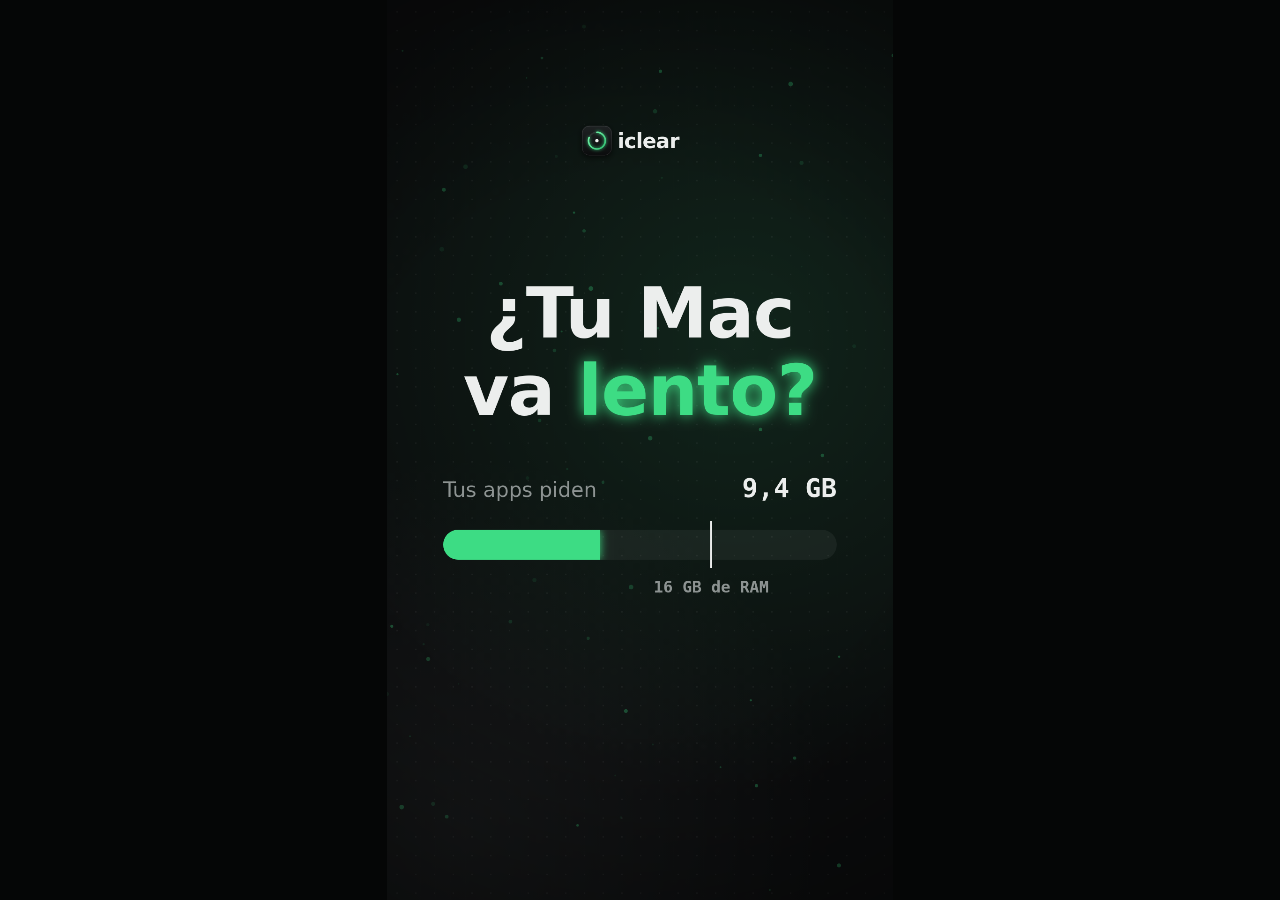
<file: promo/story.html>
<!doctype html>
<html lang="es">
<head>
<meta charset="utf-8">
<meta name="viewport" content="width=device-width, initial-scale=1">
<title>iclear · Historia de Instagram</title>
<style>
  html, body { margin: 0; height: 100%; background: #050606; }
  body { display: grid; place-items: center; }
  canvas { height: 100vh; max-width: 100vw; aspect-ratio: 9 / 16; display: block; }
</style>
<script src="timeline.js"></script>
<script src="shots.js"></script>
</head>
<body>
<canvas id="c" width="1080" height="1920"></canvas>
<script>
// Instagram story promo for iclear. Deterministic: renderFrame(t) draws time t
// (seconds). Scene order and durations come from timeline.js; opened normally
// it plays in a loop, render.mjs drives it frame by frame.
//
// All figures below describe a fictional demo Mac (16 GB) — never real data.
const W = 1080, H = 1920;
const canvas = document.getElementById('c');
const ctx = canvas.getContext('2d');

const TL = window.TIMELINE;
let acc = 0;
const SCENES = TL.scenes.map(s => { const o = { ...s, start: acc, end: acc + s.dur }; acc += s.dur; return o; });
const DURATION = acc;
const at = id => SCENES.find(s => s.id === id);
const BEAT = TL.beat;
const GROOVE_START = at('intro').start, GROOVE_END = at('end').start;

// Demo machine (fictional).
const DEMO = { ram: 16, demand: 23.5, compressedFrom: 12.4, compressedTo: 5.8, score: 31, battery: 92, cycles: 214, rpm: 3200, temp: 52 };

const C = {
  bg: '#0b0c0d', surface: '#141617', surface2: '#1c1f20', surface3: '#232728',
  hair: 'rgba(255,255,255,0.08)', hairStrong: 'rgba(255,255,255,0.14)',
  text: '#eceeed', text2: '#8d9392', text3: '#5c6261',
  accent: '#3ddc84', accentStrong: '#5ff09c', accentInk: '#04140b',
  warn: '#e5b454', danger: '#ef5b5b',
};
const SANS = '-apple-system, "SF Pro Display", system-ui, "Helvetica Neue", sans-serif';
const MONO = 'ui-monospace, "SF Mono", Menlo, monospace';

// UI screenshots (shots.js, generated by shots.mjs from the app's demo data).
const IMGS = {};
window.READY = Promise.all(Object.entries(window.SHOTS || {}).map(([k, src]) => new Promise(r => {
  const im = new Image();
  im.onload = () => { IMGS[k] = im; r(); };
  im.onerror = r;
  im.src = src;
})));

// ---------- math ----------
const clamp = (v, a = 0, b = 1) => Math.min(b, Math.max(a, v));
const lerp = (a, b, k) => a + (b - a) * k;
const prog = (t, a, b) => clamp((t - a) / (b - a));
const easeOut = k => 1 - Math.pow(1 - k, 3);
const easeInOut = k => k < 0.5 ? 4 * k * k * k : 1 - Math.pow(-2 * k + 2, 3) / 2;
const backOut = k => { const c1 = 1.6, c3 = c1 + 1; return 1 + c3 * Math.pow(k - 1, 3) + c1 * Math.pow(k - 1, 2); };
const hash = n => { const x = Math.sin(n * 127.1 + 311.7) * 43758.5453; return x - Math.floor(x); };
const gb = v => v.toFixed(1).replace('.', ',') + ' GB';
const size = g => g >= 1 ? gb(g) : Math.round(g * 1000) + ' MB';

// ---------- drawing helpers ----------
function rr(x, y, w, h, r) { ctx.beginPath(); ctx.roundRect(x, y, w, h, r); }
function hexA(hex, a) {
  const n = parseInt(hex.slice(1), 16);
  return `rgba(${n >> 16 & 255},${n >> 8 & 255},${n & 255},${a})`;
}
function card(x, y, w, h, r = 40, fill = C.surface) {
  ctx.save();
  ctx.shadowColor = 'rgba(0,0,0,0.55)'; ctx.shadowBlur = 60; ctx.shadowOffsetY = 24;
  rr(x, y, w, h, r); ctx.fillStyle = fill; ctx.fill();
  ctx.restore();
  rr(x + 0.5, y + 0.5, w - 1, h - 1, r); ctx.strokeStyle = C.hair; ctx.lineWidth = 2; ctx.stroke();
  ctx.save(); rr(x, y, w, h, r); ctx.clip();
  const g = ctx.createLinearGradient(0, y, 0, y + 120);
  g.addColorStop(0, 'rgba(255,255,255,0.045)'); g.addColorStop(1, 'rgba(255,255,255,0)');
  ctx.fillStyle = g; ctx.fillRect(x, y, w, 120);
  ctx.restore();
}
function text(str, x, y, { size = 48, weight = 600, color = C.text, align = 'left', font = SANS, spacing = 0, baseline = 'alphabetic' } = {}) {
  ctx.font = `${weight} ${size}px ${font}`;
  ctx.fillStyle = color; ctx.textAlign = align; ctx.textBaseline = baseline;
  ctx.letterSpacing = spacing + 'px';
  ctx.fillText(str, x, y);
  ctx.letterSpacing = '0px';
}
function glowText(str, x, y, opts, color = C.accent, blur = 40) {
  ctx.save(); ctx.shadowColor = color; ctx.shadowBlur = blur; text(str, x, y, opts); ctx.restore();
}
function measure(str, size, weight = 600, font = SANS, spacing = 0) {
  ctx.font = `${weight} ${size}px ${font}`; ctx.letterSpacing = spacing + 'px';
  const w = ctx.measureText(str).width; ctx.letterSpacing = '0px'; return w;
}
function pillWidth(str, size, dot = true) { return measure(str, size, 600) + 52 + (dot ? size * 0.9 : 0); }
function pill(str, x, y, { color = C.accent, size = 30, align = 'left', solid = false, dot = true } = {}) {
  const pad = 26, h = size * 1.9, dotW = dot ? size * 0.9 : 0;
  const w = pillWidth(str, size, dot);
  const x0 = align === 'center' ? x - w / 2 : align === 'right' ? x - w : x;
  rr(x0, y, w, h, h / 2);
  ctx.fillStyle = solid ? color : hexA(color, 0.13); ctx.fill();
  if (!solid) { ctx.strokeStyle = hexA(color, 0.35); ctx.lineWidth = 2; ctx.stroke(); }
  if (dot) {
    ctx.save(); ctx.shadowColor = color; ctx.shadowBlur = 14;
    ctx.beginPath(); ctx.arc(x0 + pad + size * 0.22, y + h / 2, size * 0.2, 0, Math.PI * 2);
    ctx.fillStyle = solid ? C.accentInk : color; ctx.fill(); ctx.restore();
  }
  text(str, x0 + pad + dotW, y + h / 2 + 1, { size, weight: 600, color: solid ? C.accentInk : color, baseline: 'middle' });
  return w;
}
function button(label, xRight, y, h, press = 0, light = true) {
  const bw = measure(label, 28, 650) + 56;
  const cx = xRight - bw / 2, cy = y + h / 2, s = 1 - press * 0.1;
  ctx.save(); ctx.translate(cx, cy); ctx.scale(s, s); ctx.translate(-cx, -cy);
  if (press > 0) { ctx.shadowColor = C.accent; ctx.shadowBlur = 30 * press; }
  rr(xRight - bw, y, bw, h, h / 2); ctx.fillStyle = light ? C.text : C.surface3; ctx.fill();
  ctx.shadowBlur = 0;
  text(label, cx, cy + 1, { size: 28, weight: 650, align: 'center', baseline: 'middle', color: light ? C.bg : C.text });
  ctx.restore();
}
function ring(cx, cy, r, k, color, width = 26, track = 'rgba(255,255,255,0.07)') {
  ctx.lineCap = 'round';
  ctx.beginPath(); ctx.arc(cx, cy, r, 0, Math.PI * 2); ctx.strokeStyle = track; ctx.lineWidth = width; ctx.stroke();
  if (k <= 0.001) return;
  const a0 = -Math.PI / 2;
  ctx.save(); ctx.shadowColor = color; ctx.shadowBlur = 40;
  ctx.beginPath(); ctx.arc(cx, cy, r, a0, a0 + Math.PI * 2 * k); ctx.strokeStyle = color; ctx.lineWidth = width; ctx.stroke();
  ctx.restore();
}
function bar(x, y, w, h, k, color, track = 'rgba(255,255,255,0.06)') {
  rr(x, y, w, h, h / 2); ctx.fillStyle = track; ctx.fill();
  if (k <= 0) return;
  ctx.save(); ctx.shadowColor = color; ctx.shadowBlur = 18;
  rr(x, y, Math.max(h, w * Math.min(k, 1)), h, h / 2); ctx.fillStyle = color; ctx.fill(); ctx.restore();
}
function check(cx, cy, s, color = C.accentInk, lw = 8) {
  ctx.strokeStyle = color; ctx.lineWidth = lw; ctx.lineCap = 'round'; ctx.lineJoin = 'round';
  ctx.beginPath(); ctx.moveTo(cx - s * 0.5, cy + s * 0.02); ctx.lineTo(cx - s * 0.15, cy + s * 0.36); ctx.lineTo(cx + s * 0.5, cy - s * 0.36); ctx.stroke();
}
function checkBadge(cx, cy, r, k) {
  if (k <= 0) return;
  ctx.save(); ctx.translate(cx, cy); ctx.scale(k, k);
  ctx.shadowColor = C.accent; ctx.shadowBlur = 24;
  ctx.beginPath(); ctx.arc(0, 0, r, 0, Math.PI * 2); ctx.fillStyle = C.accent; ctx.fill();
  ctx.shadowBlur = 0; check(0, 0, r * 0.9, C.accentInk, r * 0.22);
  ctx.restore();
}
function spinner(cx, cy, r, t) {
  ctx.lineCap = 'round'; ctx.lineWidth = 6; ctx.strokeStyle = C.accent;
  ctx.beginPath(); ctx.arc(cx, cy, r, t * 9, t * 9 + 4.2); ctx.stroke();
}
// Words pop in one by one (kinetic typography). lines: [[text, color], ...][]
function kinetic(lines, y, lt, a, size = 84, delay = 0, lh = 1.1) {
  let wi = 0;
  lines.forEach((parts, li) => {
    const words = [];
    for (const [str, col] of parts) str.split(' ').filter(Boolean).forEach(w => words.push([w, col]));
    const space = measure(' ', size, 700, SANS, -2);
    const widths = words.map(([w]) => measure(w, size, 700, SANS, -2));
    const total = widths.reduce((s, w) => s + w, 0) + space * (words.length - 1);
    let x = W / 2 - total / 2;
    words.forEach(([w, col], k) => {
      const p = clamp((lt - delay - wi * 0.07) / 0.38);
      const e = backOut(p);
      if (p > 0) {
        ctx.save();
        ctx.globalAlpha = a * clamp(p * 2.5);
        const cx = x + widths[k] / 2, cy = y + li * size * lh;
        ctx.translate(cx, cy + (1 - e) * 46);
        ctx.scale(0.6 + 0.4 * e, 0.6 + 0.4 * e);
        if (col === C.accent) { ctx.shadowColor = C.accent; ctx.shadowBlur = 30; }
        text(w, -widths[k] / 2, 0, { size, weight: 700, color: col, spacing: -2 });
        ctx.restore();
      }
      x += widths[k] + space; wi++;
    });
  });
}
// Monospace label typed in, with a dot and a blinking cursor.
function eyebrow(str, y, a, lt) {
  const n = Math.round(str.length * clamp(lt / 0.35));
  const shown = str.slice(0, n);
  const w = measure(str, 30, 700, MONO, 6);
  const x = W / 2 - w / 2;
  ctx.globalAlpha = a;
  ctx.save(); ctx.shadowColor = C.accent; ctx.shadowBlur = 16;
  ctx.beginPath(); ctx.arc(x - 30, y - 10, 8, 0, Math.PI * 2); ctx.fillStyle = C.accent; ctx.fill(); ctx.restore();
  text(shown, x, y, { size: 30, weight: 700, font: MONO, color: C.accent, spacing: 6 });
  if (n < str.length || Math.floor(lt * 3) % 2 === 0) {
    const cw = measure(shown, 30, 700, MONO, 6);
    ctx.fillStyle = C.accent; ctx.fillRect(x + cw + 4, y - 28, 14, 34);
  }
  ctx.globalAlpha = 1;
}
function logo(cx, cy, s, draw = 1) {
  const half = s / 2;
  const g = ctx.createLinearGradient(0, cy - half, 0, cy + half);
  g.addColorStop(0, '#1f2324'); g.addColorStop(1, '#0b0c0d');
  ctx.save(); ctx.shadowColor = 'rgba(0,0,0,0.6)'; ctx.shadowBlur = s * 0.2; ctx.shadowOffsetY = s * 0.06;
  rr(cx - half, cy - half, s, s, s * 0.23); ctx.fillStyle = g; ctx.fill(); ctx.restore();
  rr(cx - half + 1, cy - half + 1, s - 2, s - 2, s * 0.23); ctx.strokeStyle = 'rgba(255,255,255,0.13)'; ctx.lineWidth = Math.max(1, s * 0.004); ctx.stroke();
  const r = s * 0.279, lw = s * 0.053;
  ctx.lineCap = 'round';
  ctx.beginPath(); ctx.arc(cx, cy, r, 0, Math.PI * 2); ctx.strokeStyle = 'rgba(255,255,255,0.08)'; ctx.lineWidth = lw; ctx.stroke();
  const a0 = -Math.PI / 2, sweep = Math.PI * 2 * 0.81 * draw;
  const rg = ctx.createLinearGradient(cx - r, cy - r, cx + r, cy + r);
  rg.addColorStop(0, '#7dffb3'); rg.addColorStop(1, '#2fbf70');
  ctx.save(); ctx.shadowColor = C.accent; ctx.shadowBlur = s * 0.12;
  ctx.beginPath(); ctx.arc(cx, cy, r, a0, a0 + sweep); ctx.strokeStyle = rg; ctx.lineWidth = lw; ctx.stroke(); ctx.restore();
  ctx.beginPath(); ctx.arc(cx, cy, s * 0.056 * clamp(draw * 2), 0, Math.PI * 2); ctx.fillStyle = C.text; ctx.fill();
}
function fanIcon(cx, cy, r, angle, color) {
  ctx.save(); ctx.translate(cx, cy); ctx.rotate(angle);
  ctx.fillStyle = color;
  for (let i = 0; i < 5; i++) {
    ctx.rotate(Math.PI * 2 / 5);
    ctx.beginPath(); ctx.ellipse(r * 0.48, 0, r * 0.46, r * 0.2, 0.5, 0, Math.PI * 2); ctx.fill();
  }
  ctx.beginPath(); ctx.arc(0, 0, r * 0.16, 0, Math.PI * 2); ctx.fillStyle = C.surface; ctx.fill();
  ctx.restore();
  ctx.beginPath(); ctx.arc(cx, cy, r * 1.08, 0, Math.PI * 2); ctx.strokeStyle = 'rgba(255,255,255,0.1)'; ctx.lineWidth = 3; ctx.stroke();
}
// Screenshot drawn "cover" inside a box, zoomed toward (fx, fy).
function shot(name, x, y, w, h, zoom = 1, fx = 0.5, fy = 0.5) {
  const im = IMGS[name];
  if (!im) { ctx.fillStyle = C.surface2; ctx.fillRect(x, y, w, h); return; }
  const s = Math.max(w / im.width, h / im.height) * zoom;
  const dw = im.width * s, dh = im.height * s;
  ctx.drawImage(im, x + (w - dw) * fx, y + (h - dh) * fy, dw, dh);
}
function macWindow(x, y, w, h, drawContent) {
  ctx.save();
  ctx.shadowColor = 'rgba(0,0,0,0.7)'; ctx.shadowBlur = 90; ctx.shadowOffsetY = 40;
  rr(x, y, w, h, 26); ctx.fillStyle = '#0f1112'; ctx.fill();
  ctx.restore();
  ctx.save(); rr(x, y, w, h, 26); ctx.clip(); drawContent(); ctx.restore();
  [['#ff5f57', 0], ['#febc2e', 1], ['#28c840', 2]].forEach(([c, i]) => {
    ctx.beginPath(); ctx.arc(x + 30 + i * 26, y + 26, 8, 0, Math.PI * 2); ctx.fillStyle = c; ctx.fill();
  });
  rr(x + 0.5, y + 0.5, w - 1, h - 1, 26); ctx.strokeStyle = C.hairStrong; ctx.lineWidth = 2; ctx.stroke();
}

// ---------- ambient ----------
function beatPulse(t) {
  if (t < GROOVE_START || t >= GROOVE_END) return 0;
  return Math.exp(-((t - GROOVE_START) % BEAT) / 0.12);
}
function background(t) {
  ctx.fillStyle = C.bg; ctx.fillRect(0, 0, W, H);
  const pulse = beatPulse(t);
  const gx = W / 2 + Math.sin(t * 0.6) * 240, gy = 600 + Math.cos(t * 0.45) * 180;
  let g = ctx.createRadialGradient(gx, gy, 0, gx, gy, 950);
  g.addColorStop(0, `rgba(61,220,132,${0.12 + 0.05 * pulse})`); g.addColorStop(1, 'rgba(61,220,132,0)');
  ctx.fillStyle = g; ctx.fillRect(0, 0, W, H);
  g = ctx.createRadialGradient(W * 0.15, H * 0.92, 0, W * 0.15, H * 0.92, 800);
  g.addColorStop(0, 'rgba(140,150,148,0.08)'); g.addColorStop(1, 'rgba(140,150,148,0)');
  ctx.fillStyle = g; ctx.fillRect(0, 0, W, H);
  ctx.fillStyle = `rgba(255,255,255,${0.05 + 0.03 * pulse})`;
  const step = 40, off = (t * 14) % step;
  for (let y = -step + off; y < H; y += step)
    for (let x = 20; x < W; x += step) ctx.fillRect(x, y, 3, 3);
  for (let i = 0; i < 70; i++) {
    const speed = 30 + hash(i) * 90;
    const x = hash(i + 100) * W + Math.sin(t * 0.8 + i) * 18;
    const y = H + 50 - ((t * speed + hash(i + 200) * (H + 100)) % (H + 100));
    const r = 1.5 + hash(i + 300) * 3.5;
    const tw = 0.5 + 0.5 * Math.sin(t * 3 + i * 1.7);
    ctx.globalAlpha = (0.12 + 0.4 * tw) * (0.6 + 0.4 * pulse);
    ctx.beginPath(); ctx.arc(x, y, r, 0, Math.PI * 2); ctx.fillStyle = C.accent; ctx.fill();
  }
  ctx.globalAlpha = 1;
  g = ctx.createRadialGradient(W / 2, H / 2, H * 0.3, W / 2, H / 2, H * 0.75);
  g.addColorStop(0, 'rgba(0,0,0,0)'); g.addColorStop(1, 'rgba(0,0,0,0.55)');
  ctx.fillStyle = g; ctx.fillRect(0, 0, W, H);
}
function brandBar(t) {
  const a = Math.min(easeOut(prog(t, 0.2, 0.8)), 1 - prog(t, GROOVE_END - 0.25, GROOVE_END));
  if (a <= 0) return;
  ctx.globalAlpha = a;
  logo(W / 2 - 92, 300, 64, 1);
  text('iclear', W / 2 - 48, 316, { size: 44, weight: 700, spacing: -1 });
  ctx.globalAlpha = 1;
}
// Flash + light sweep on every cut.
function cutFX(t) {
  for (const s of SCENES.slice(1)) {
    const d = t - s.start;
    if (d < 0 || d > 0.45) continue;
    ctx.globalAlpha = 0.22 * Math.pow(1 - d / 0.45, 2);
    ctx.fillStyle = '#d9ffe9'; ctx.fillRect(0, 0, W, H);
    ctx.globalAlpha = 1;
    const y = lerp(-500, H + 500, easeOut(d / 0.45));
    const g = ctx.createLinearGradient(0, y - 260, 0, y + 260);
    g.addColorStop(0, 'rgba(61,220,132,0)'); g.addColorStop(0.5, 'rgba(61,220,132,0.22)'); g.addColorStop(1, 'rgba(61,220,132,0)');
    ctx.fillStyle = g; ctx.fillRect(0, y - 260, W, 520);
  }
}

// ---------- scenes: draw(lt, a) with lt = seconds since the scene started ----------
const DRAW = {
  hook(lt, a) {
    kinetic([[['¿Tu Mac', C.text]], [['va ', C.text], ['lento?', C.accent]]], 720, lt, a, 150, 0.05);
    const k = easeInOut(prog(lt, 1.1, 2.4));
    const x = 120, y = 1130, w = 840, h = 64;
    const ramW = w * (DEMO.ram / DEMO.demand);
    const s = easeOut(prog(lt, 0.9, 1.3));
    ctx.globalAlpha = a * s;
    text('Tus apps piden', x, y - 70, { size: 44, weight: 500, color: C.text2 });
    text(gb(lerp(0, DEMO.demand, k)), x + w, y - 70, { size: 56, weight: 700, color: k * DEMO.demand > DEMO.ram ? C.warn : C.text, align: 'right', font: MONO });
    rr(x, y, w, h, h / 2); ctx.fillStyle = 'rgba(255,255,255,0.05)'; ctx.fill();
    const fillW = w * k;
    ctx.save(); rr(x, y, w, h, h / 2); ctx.clip();
    ctx.shadowColor = C.accent; ctx.shadowBlur = 20;
    ctx.fillStyle = C.accent; ctx.fillRect(x, y, Math.min(fillW, ramW), h);
    if (fillW > ramW) {
      const pulse = 0.75 + 0.25 * Math.sin(lt * 14);
      ctx.shadowColor = C.warn; ctx.fillStyle = hexA(C.warn, pulse);
      ctx.fillRect(x + ramW, y, fillW - ramW, h);
    }
    ctx.restore();
    ctx.fillStyle = C.text; ctx.fillRect(x + ramW - 2, y - 18, 4, h + 36);
    text(`${DEMO.ram} GB de RAM`, x + ramW, y + h + 70, { size: 34, weight: 600, color: C.text2, align: 'center', font: MONO });
    const over = easeOut(prog(lt, 2.3, 2.7));
    ctx.globalAlpha = a * over;
    text('Lo que no cabe, se comprime o va al disco.', W / 2, 1400 + (1 - over) * 20, { size: 42, weight: 500, color: C.text2, align: 'center' });
  },

  intro(lt, a) {
    eyebrow('PRESENTAMOS', 470, a, lt);
    kinetic([[['El centro de control', C.text]], [['que tu Mac necesitaba', C.accent]]], 565, lt, a, 72, 0.1);
    const e = backOut(clamp((lt - 0.1) / 0.6));
    const wx = 60, ww = 960, wh = 600, wy = lerp(1950, 740, e);
    ctx.save();
    ctx.globalAlpha = a;
    ctx.translate(W / 2, wy + wh / 2); ctx.rotate((1 - clamp(e)) * 0.08); ctx.translate(-W / 2, -(wy + wh / 2));
    const screens = [['Panel', 1.0, 1.08, 0.5, 0.5], ['Memoria', 1.0, 1.5, 0.25, 0.3], ['Ventiladores', 1.05, 1.3, 0.4, 0.4]];
    const seg = 1.45, t0 = 0.45;
    const idx = clamp(Math.floor((lt - t0) / seg), 0, screens.length - 1);
    const local = lt - t0 - idx * seg;
    macWindow(wx, wy, ww, wh, () => {
      const draw = (i, dx) => {
        const [name, z0, z1, fx, fy] = screens[i];
        const z = lerp(z0, z1, easeInOut(clamp((i === idx ? local : seg) / seg)));
        shot(name, wx + dx, wy, ww, wh, z, fx, fy);
      };
      const sl = idx > 0 ? easeInOut(clamp(local / 0.3)) : 1;
      if (idx > 0 && sl < 1) draw(idx - 1, -ww * sl);
      draw(idx, ww * (1 - sl));
    });
    ctx.restore();
    const labels = ['Memoria', 'Batería', 'Ventiladores', 'Limpieza', 'Apps', 'Procesos'];
    const active = screens[idx][0];
    [labels.slice(0, 3), labels.slice(3)].forEach((row, r) => {
      const sz = 28, gap = 16;
      const widths = row.map(l => pillWidth(l, sz, false));
      let x = W / 2 - (widths.reduce((s, w) => s + w, 0) + gap * (row.length - 1)) / 2;
      row.forEach((l, i) => {
        const k = backOut(clamp((lt - 0.7 - (r * 3 + i) * 0.08) / 0.35));
        if (k > 0) {
          ctx.save();
          ctx.globalAlpha = a * clamp(k);
          const cx = x + widths[i] / 2, cy = 1420 + r * 86 + 27;
          ctx.translate(cx, cy); ctx.scale(k, k); ctx.translate(-cx, -cy);
          pill(l, x, 1420 + r * 86, { color: l === active ? C.accent : C.text2, size: sz, dot: false, solid: l === active });
          ctx.restore();
        }
        x += widths[i] + gap;
      });
    });
  },

  memory(lt, a) {
    eyebrow('MEMORIA', 470, a, lt);
    kinetic([[['Te dice ', C.text], ['por qué', C.accent]]], 585, lt, a, 88, 0.05);
    ctx.globalAlpha = a;
    const cy = 680 + (1 - easeOut(clamp(lt / 0.5))) * 90;
    card(80, cy, 920, 900);
    const k = easeOut(prog(lt, 0.3, 1.6));
    const score = Math.round(lerp(100, DEMO.score, k));
    const col = score > 59 ? C.accent : score > 25 ? C.warn : C.danger;
    ring(260, cy + 200, 110, score / 100, col, 22);
    text(String(score), 260, cy + 222, { size: 86, weight: 700, align: 'center', font: MONO });
    text('SALUD', 260, cy + 268, { size: 22, weight: 700, color: C.text3, align: 'center', font: MONO, spacing: 4 });
    pill('Presión: advertencia', 420, cy + 110, { color: C.warn, size: 28 });
    text('Comprimiendo', 420, cy + 230, { size: 32, weight: 500, color: C.text2 });
    text(`${gb(DEMO.compressedFrom).replace(' GB', '')} → ${gb(DEMO.compressedTo)}`, 420, cy + 282, { size: 44, weight: 700, font: MONO });
    const apps = [
      ['Google Chrome', 5.8, 'Navegador', '42 pestañas'],
      ['Docker', 3.1, 'Máquina virtual', ''],
      ['Figma', 1.6, 'App', ''],
      ['Slack', 1.2, 'App', ''],
      ['Spotify', 0.6, 'App', 'sin uso'],
    ];
    ctx.fillStyle = C.hair; ctx.fillRect(130, cy + 360, 820, 2);
    apps.forEach(([name, g, kind, extra], i) => {
      const rk = easeOut(prog(lt, 0.6 + i * 0.13, 1.05 + i * 0.13));
      const y = cy + 430 + i * 96;
      ctx.globalAlpha = a * rk;
      const dx = (1 - rk) * 90;
      text(name, 130 + dx, y, { size: 38, weight: 600 });
      text(kind + (extra ? ' · ' + extra : ''), 130 + dx, y + 40, { size: 26, weight: 500, color: C.text3 });
      text(gb(g * clamp(rk * 1.2)), 950, y, { size: 38, weight: 700, align: 'right', font: MONO, color: i < 2 ? C.warn : C.text });
      bar(620, y + 26, 330, 10, rk * g / 5.8, i < 2 ? C.warn : C.accent);
    });
  },

  recs(lt, a) {
    eyebrow('RECOMENDACIONES INTELIGENTES', 470, a, lt);
    kinetic([[['Sabe qué ', C.text], ['no estás usando', C.accent]]], 590, lt, a, 76, 0.05);
    const recs = [
      ['Spotify está abierta sin uso', 'No la usas hace 6 horas', '640 MB', 'Cerrar app', C.warn],
      ['Docker reserva 3,1 GB', 'Máquina virtual encendida', '3,1 GB', 'Cerrar app', C.warn],
      ['Chrome: 42 pestañas · 5,8 GB', 'Activa Ahorro de memoria', '2,9 GB', 'Ver cómo', C.accent],
    ];
    recs.forEach(([title, sub, save, btn, col], i) => {
      const k = backOut(clamp(prog(lt, 0.35 + i * 0.3, 0.8 + i * 0.3)));
      if (k <= 0) return;
      const y = 690 + i * 250;
      ctx.save();
      ctx.globalAlpha = a * clamp(k);
      const fromX = i % 2 ? 1 : -1;
      ctx.translate((1 - clamp(k)) * 300 * fromX, 0);
      ctx.translate(W / 2, y + 105); ctx.scale(0.9 + 0.1 * k, 0.9 + 0.1 * k); ctx.translate(-W / 2, -(y + 105));
      card(80, y, 920, 210, 36);
      rr(80, y + 40, 8, 130, 4); ctx.fillStyle = col; ctx.fill();
      text(title, 130, y + 78, { size: 38, weight: 650 });
      text(sub, 130, y + 124, { size: 28, weight: 500, color: C.text2 });
      pill('libera ' + save, 130, y + 146, { color: C.accent, size: 24, dot: false });
      const press = i === 0 ? prog(lt, 2.0, 2.15) - prog(lt, 2.15, 2.35) : 0;
      button(btn, 950, y + 76, 60, press, i < 2);
      ctx.restore();
      if (i === 0) {
        const done = easeOut(prog(lt, 2.3, 2.4));
        if (done > 0) {
          ctx.save(); ctx.globalAlpha = a * done;
          rr(80, y, 920, 210, 36); ctx.fillStyle = C.surface; ctx.fill();
          rr(80.5, y + 0.5, 919, 209, 36); ctx.strokeStyle = hexA(C.accent, 0.4); ctx.lineWidth = 2; ctx.stroke();
          ctx.restore();
          ctx.globalAlpha = a;
          checkBadge(170, y + 105, 34, backOut(done));
          ctx.globalAlpha = a * done;
          text('Spotify cerrada · +640 MB libres', 225, y + 117, { size: 38, weight: 650, color: C.accent });
        }
      }
    });
    const tk = easeOut(prog(lt, 1.5, 2.6));
    ctx.globalAlpha = a * clamp(tk * 1.5);
    text('Hasta', W / 2, 1530, { size: 40, weight: 500, color: C.text2, align: 'center' });
    glowText(gb(lerp(0, 6.6, tk)) + ' de vuelta', W / 2, 1625, { size: 84, weight: 750, color: C.accent, align: 'center', spacing: -2 });
  },

  apps(lt, a) {
    eyebrow('APPS SIN USO', 470, a, lt);
    const k = easeOut(prog(lt, 0.2, 1.3));
    ctx.globalAlpha = a;
    const pop = lt > 1.3 ? 1 + 0.06 * Math.exp(-(lt - 1.3) / 0.12) : 1;
    ctx.save(); ctx.translate(W / 2, 600); ctx.scale(pop, pop); ctx.translate(-W / 2, -600);
    glowText(gb(lerp(0, 9.8, k)), W / 2, 660, { size: 170, weight: 750, align: 'center', spacing: -6, color: C.text }, C.accent, 50);
    ctx.restore();
    text('en apps que no abres hace meses', W / 2, 740, { size: 44, weight: 500, color: C.text2, align: 'center' });
    const apps = [
      ['GarageBand', '2,1 GB', '14 meses sin uso'],
      ['iMovie', '3,2 GB', '9 meses sin uso'],
      ['Blender', '1,1 GB', '7 meses sin uso'],
      ['Zoom', '540 MB', '5 meses sin uso'],
    ];
    const cy = 820 + (1 - easeOut(clamp(lt / 0.5))) * 90;
    card(80, cy, 920, 640, 40);
    apps.forEach(([name, sz, why], i) => {
      const rk = easeOut(prog(lt, 0.5 + i * 0.12, 0.95 + i * 0.12));
      const y = cy + 80 + i * 140;
      const gone = i === 0 ? easeInOut(prog(lt, 2.1, 2.5)) : 0;
      ctx.globalAlpha = a * rk * (1 - gone);
      const dx = (1 - rk) * 90 + gone * -120;
      rr(130 + dx, y - 40, 84, 84, 22); ctx.fillStyle = C.surface3; ctx.fill();
      text(name[0].toUpperCase(), 172 + dx, y + 2, { size: 40, weight: 700, align: 'center', baseline: 'middle', color: C.text2 });
      text(name, 244 + dx, y - 4, { size: 38, weight: 600 });
      text(why, 244 + dx, y + 38, { size: 26, weight: 500, color: C.text3 });
      pill('Sin uso', 600 + dx, y - 34, { color: C.warn, size: 22, dot: false });
      text(sz, 950 + dx, y + 12, { size: 34, weight: 700, align: 'right', font: MONO });
      if (i < 3) { ctx.globalAlpha = a * rk * 0.6 * (1 - gone); ctx.fillStyle = C.hair; ctx.fillRect(130, y + 70, 820, 2); }
      if (i === 0 && gone > 0) {
        ctx.globalAlpha = a;
        checkBadge(172, y, 34, backOut(gone));
        ctx.globalAlpha = a * gone;
        text('Desinstalada, sin restos', 244, y + 2, { size: 36, weight: 650, color: C.accent, baseline: 'middle' });
        text('−2,1 GB', 950, y + 12, { size: 34, weight: 700, align: 'right', font: MONO, color: C.accent });
      }
    });
    const fk = easeOut(prog(lt, 1.4, 1.9));
    ctx.globalAlpha = a * fk;
    text('También limpia lo que dejaron apps ya borradas.', W / 2, 1550, { size: 38, weight: 500, color: C.text2, align: 'center' });
  },

  cleanup(lt, a) {
    eyebrow('LIMPIEZA SEGURA', 470, a, lt);
    kinetic([[['Libera espacio ', C.text], ['sin miedo', C.accent]]], 585, lt, a, 80, 0.05);
    const cy = 690 + (1 - easeOut(clamp(lt / 0.5))) * 90;
    ctx.globalAlpha = a;
    card(80, cy, 920, 770, 40);
    const rows = [
      ['Cachés de desarrollo', 'npm, cargo, pip, Xcode', 3.1],
      ['Papelera', 'Archivos que ya borraste', 2.4],
      ['Cachés de apps', 'Se regeneran solos', 1.6],
      ['Registros', 'Logs viejos del sistema', 0.31],
    ];
    let total = 0;
    rows.forEach(([name, sub, g], i) => {
      const y = cy + 290 + i * 105;
      const rk = easeOut(prog(lt, 0.3 + i * 0.1, 0.7 + i * 0.1));
      const ck = clamp(backOut(clamp(prog(lt, 0.8 + i * 0.2, 1.05 + i * 0.2))), 0, 1.2);
      total += g * clamp(ck);
      ctx.globalAlpha = a * rk;
      const dx = (1 - rk) * 90;
      rr(130 + dx, y - 34, 48, 48, 14);
      ctx.fillStyle = ck > 0 ? C.accent : 'rgba(255,255,255,0.06)'; ctx.fill();
      if (ck > 0) { ctx.save(); ctx.translate(154 + dx, y - 10); ctx.scale(ck, ck); check(0, 0, 26, C.accentInk, 6); ctx.restore(); }
      else { rr(130 + dx, y - 34, 48, 48, 14); ctx.strokeStyle = C.hairStrong; ctx.lineWidth = 2; ctx.stroke(); }
      text(name, 205 + dx, y - 6, { size: 36, weight: 600 });
      text(sub, 205 + dx, y + 30, { size: 24, weight: 500, color: C.text3 });
      text(size(g), 950 + dx, y + 2, { size: 34, weight: 700, align: 'right', font: MONO });
    });
    ctx.globalAlpha = a;
    text('SELECCIONADO', 130, cy + 90, { size: 22, weight: 700, font: MONO, color: C.text3, spacing: 4 });
    glowText(gb(total), 130, cy + 190, { size: 100, weight: 750, color: C.accent, spacing: -3 });
    const press = prog(lt, 2.2, 2.35) - prog(lt, 2.35, 2.5);
    button('Revisar y limpiar', 950, cy + 110, 66, press);
    const pk = easeInOut(prog(lt, 2.5, 3.4));
    if (pk > 0) {
      bar(130, cy + 718, 820, 12, pk, C.accent);
      text(pk < 1 ? 'Limpiando…' : `${gb(total)} liberados`, 130, cy + 698, { size: 30, weight: 650, color: pk < 1 ? C.text2 : C.accent });
    }
    const nk = easeOut(prog(lt, 1.2, 1.6));
    ctx.globalAlpha = a * nk;
    text('Siempre ves la lista antes de borrar.', W / 2, 1540, { size: 38, weight: 500, color: C.text2, align: 'center' });
  },

  control(lt, a) {
    eyebrow('CONTROL TOTAL', 470, a, lt);
    kinetic([[['Batería, ventiladores', C.text]], [['y ', C.text], ['mucho más', C.accent]]], 580, lt, a, 76, 0.05);
    const tiles = [[80, 760], [550, 760], [80, 1190], [550, 1190]];
    tiles.forEach(([x, y], i) => {
      const k = backOut(clamp(prog(lt, 0.25 + i * 0.1, 0.7 + i * 0.1)));
      if (k <= 0) return;
      ctx.save();
      ctx.globalAlpha = a * clamp(k);
      ctx.translate(x + 225, y + 200); ctx.scale(0.8 + 0.2 * k, 0.8 + 0.2 * k); ctx.rotate((1 - clamp(k)) * (i % 2 ? 0.1 : -0.1)); ctx.translate(-(x + 225), -(y + 200));
      card(x, y, 450, 400, 40);
      const cx = x + 225;
      if (i === 0) {
        const v = easeOut(prog(lt, 0.5, 1.6));
        ring(cx, y + 160, 92, DEMO.battery / 100 * v, C.accent, 20);
        text(Math.round(DEMO.battery * v) + '%', cx, y + 178, { size: 56, weight: 700, align: 'center', font: MONO });
        text('Batería', x + 44, y + 320, { size: 36, weight: 650 });
        text(`Salud · ${DEMO.cycles} ciclos`, x + 44, y + 362, { size: 26, weight: 500, color: C.text3 });
      } else if (i === 1) {
        const rpm = Math.round(lerp(0, DEMO.rpm, easeOut(prog(lt, 0.6, 1.8))));
        fanIcon(cx, y + 160, 92, lt * (2 + rpm / 400), C.text2);
        text('Ventiladores', x + 44, y + 320, { size: 36, weight: 650 });
        text(rpm.toLocaleString('es-CL') + ' rpm · manual', x + 44, y + 362, { size: 26, weight: 500, color: C.text3, font: MONO });
      } else if (i === 2) {
        ctx.save(); ctx.beginPath();
        const pts = 40, reveal = easeOut(prog(lt, 0.6, 1.8));
        for (let p = 0; p <= pts * reveal; p++) {
          const px = x + 44 + (362 * p / pts);
          const py = y + 190 - (Math.sin(p * 0.45 + 1 + lt * 2) * 34 + Math.sin(p * 0.17) * 22 + p * 0.9);
          p === 0 ? ctx.moveTo(px, py) : ctx.lineTo(px, py);
        }
        ctx.strokeStyle = C.accent; ctx.lineWidth = 6; ctx.lineJoin = 'round'; ctx.shadowColor = C.accent; ctx.shadowBlur = 20; ctx.stroke(); ctx.restore();
        text(`${DEMO.temp} °C`, x + 406, y + 80, { size: 40, weight: 700, align: 'right', font: MONO });
        text('Temperaturas', x + 44, y + 320, { size: 36, weight: 650 });
        text('Decenas de sensores', x + 44, y + 362, { size: 26, weight: 500, color: C.text3 });
      } else {
        const procs = [['Chrome', 31], ['Figma', 19], ['Docker', 14]];
        procs.forEach(([n, c], j) => {
          const v = easeOut(prog(lt, 0.7 + j * 0.1, 1.5 + j * 0.1)) * (c + Math.sin(lt * 6 + j) * 4);
          text(n, x + 44, y + 90 + j * 66, { size: 28, weight: 600, color: C.text2 });
          text(Math.round(v) + '%', x + 406, y + 90 + j * 66, { size: 28, weight: 700, align: 'right', font: MONO });
          bar(x + 44, y + 106 + j * 66, 362, 8, v / 40, C.accent);
        });
        text('Procesos', x + 44, y + 320, { size: 36, weight: 650 });
        text('CPU y memoria en vivo', x + 44, y + 362, { size: 26, weight: 500, color: C.text3 });
      }
      ctx.restore();
    });
  },

  optimize(lt, a) {
    eyebrow('OPTIMIZAR', 470, a, lt);
    kinetic([[['Un clic. ', C.text], ['Listo.', C.accent]]], 580, lt, a, 96, 0.05);
    const mk = easeOut(prog(lt, 0.15, 0.55));
    const my = 650 - (1 - mk) * 40;
    ctx.globalAlpha = a * mk;
    rr(60, my, 960, 72, 20); ctx.fillStyle = 'rgba(28,31,32,0.92)'; ctx.fill();
    rr(60.5, my + 0.5, 959, 71, 20); ctx.strokeStyle = C.hair; ctx.lineWidth = 2; ctx.stroke();
    text('Finder', 100, my + 46, { size: 28, weight: 700 });
    text('Archivo   Edición   Ver', 200, my + 46, { size: 26, weight: 500, color: C.text2 });
    text('10:30', 985, my + 46, { size: 28, weight: 600, align: 'right' });
    const tx = 650, tw = 230, glow = 0.5 + 0.5 * Math.sin(lt * 7);
    ctx.save(); ctx.shadowColor = C.accent; ctx.shadowBlur = 20 + 20 * glow;
    rr(tx, my + 12, tw, 48, 14); ctx.fillStyle = hexA(C.accent, 0.14 + 0.1 * glow); ctx.fill(); ctx.restore();
    logo(tx + 30, my + 36, 32, 1);
    text(`${DEMO.battery}% · ${DEMO.temp}°`, tx + 56, my + 46, { size: 26, weight: 650, font: MONO });
    const ck = easeOut(prog(lt, 0.35, 0.8));
    const cy = 780 + (1 - ck) * 90;
    ctx.globalAlpha = a * ck;
    card(80, cy, 920, 600, 40);
    const rows = [
      ['Liberar memoria inactiva', 'purge'],
      ['Vaciar caché DNS', 'dscacheutil'],
      ['Reducir snapshots locales', 'Time Machine'],
      ['Reindexar Spotlight', 'mdutil'],
    ];
    rows.forEach(([title, sub], i) => {
      const y = cy + 110 + i * 130;
      const rk = easeOut(prog(lt, 0.5 + i * 0.1, 0.9 + i * 0.1));
      const ts = 1.0 + i * 0.5;
      ctx.globalAlpha = a * ck * rk;
      const dx = (1 - rk) * 90;
      if (lt < ts) { ctx.beginPath(); ctx.arc(160 + dx, y - 10, 30, 0, Math.PI * 2); ctx.strokeStyle = C.hairStrong; ctx.lineWidth = 4; ctx.stroke(); }
      else if (lt < ts + 0.4) spinner(160 + dx, y - 10, 28, lt);
      else checkBadge(160 + dx, y - 10, 30, clamp(backOut(clamp((lt - ts - 0.4) / 0.25)), 0, 1.15));
      ctx.globalAlpha = a * ck * rk;
      text(title, 215 + dx, y - 4, { size: 36, weight: 600 });
      text(sub, 215 + dx, y + 34, { size: 24, weight: 500, color: C.text3, font: MONO });
      if (lt >= ts + 0.4) pill('Listo', 950, y - 38, { color: C.accent, size: 24, align: 'right' });
      if (i < 3) { ctx.fillStyle = C.hair; ctx.fillRect(130, y + 62, 820, 2); }
    });
  },

  trust(lt, a) {
    eyebrow('PRIVADO Y SEGURO', 470, a, lt);
    const sk = backOut(clamp(prog(lt, 0.1, 0.55)));
    ctx.save();
    ctx.globalAlpha = a * clamp(sk);
    ctx.translate(W / 2, 730);
    ctx.setLineDash([22, 16]); ctx.lineDashOffset = -lt * 80;
    ctx.beginPath(); ctx.arc(0, 0, 170, 0, Math.PI * 2); ctx.strokeStyle = hexA(C.accent, 0.5); ctx.lineWidth = 4; ctx.stroke();
    ctx.lineDashOffset = lt * 50;
    ctx.beginPath(); ctx.arc(0, 0, 215, 0, Math.PI * 2); ctx.strokeStyle = hexA(C.accent, 0.18); ctx.lineWidth = 3; ctx.stroke();
    ctx.setLineDash([]);
    ctx.scale(sk * 1.25, sk * 1.25);
    ctx.beginPath();
    ctx.moveTo(0, -100); ctx.lineTo(80, -70); ctx.lineTo(80, 10); ctx.quadraticCurveTo(80, 80, 0, 110);
    ctx.quadraticCurveTo(-80, 80, -80, 10); ctx.lineTo(-80, -70); ctx.closePath();
    const g = ctx.createLinearGradient(0, -100, 0, 110); g.addColorStop(0, '#1f2324'); g.addColorStop(1, '#0f1112');
    ctx.fillStyle = g; ctx.shadowColor = C.accent; ctx.shadowBlur = 50; ctx.fill();
    ctx.shadowBlur = 0; ctx.strokeStyle = C.accent; ctx.lineWidth = 6; ctx.stroke();
    check(0, 4, 70, C.accent, 12);
    ctx.restore();
    kinetic([[['Tus datos', C.text]], [['no salen de tu Mac', C.accent]]], 1050, lt, a, 80, 0.3);
    const rows = ['100% local: sin cuentas ni nube', 'Vista previa antes de borrar cualquier cosa', 'Nativo para Apple Silicon, hecho en Rust'];
    rows.forEach((r, i) => {
      const k = easeOut(prog(lt, 0.9 + i * 0.18, 1.3 + i * 0.18));
      const y = 1250 + i * 90;
      const dx = (1 - k) * 80;
      ctx.globalAlpha = a * k;
      checkBadge(150 + dx, y - 12, 22, k);
      ctx.globalAlpha = a * k;
      text(r, 195 + dx, y, { size: 34, weight: 550, color: C.text });
    });
  },

  end(lt, a) {
    const s = 300 * (0.85 + 0.15 * backOut(clamp(lt / 0.6)));
    for (let i = 0; i < 3; i++) {
      const p = (lt * 0.7 + i / 3) % 1;
      ctx.globalAlpha = a * (1 - p) * 0.35;
      ctx.beginPath(); ctx.arc(W / 2, 780, 170 + p * 380, 0, Math.PI * 2); ctx.strokeStyle = C.accent; ctx.lineWidth = 3; ctx.stroke();
    }
    ctx.globalAlpha = a;
    logo(W / 2, 780, s, easeInOut(prog(lt, 0.1, 0.9)));
    const k = easeOut(prog(lt, 0.4, 0.9));
    ctx.globalAlpha = a * k;
    text('iclear', W / 2, 1100 + (1 - k) * 40, { size: 150, weight: 750, align: 'center', spacing: -5 });
    kinetic([[['Tu Mac, ', C.text2], ['como nuevo.', C.accent]]], 1195, lt, a, 56, 0.9);
    const k3 = backOut(clamp(prog(lt, 1.4, 1.8)));
    if (k3 > 0) {
      ctx.save(); ctx.globalAlpha = a * clamp(k3);
      ctx.translate(W / 2, 1312); ctx.scale(k3, k3); ctx.translate(-W / 2, -1312);
      pill('Pronto para macOS', W / 2, 1280, { color: C.accent, size: 34, align: 'center', solid: true });
      ctx.restore();
    }
    const k4 = easeOut(prog(lt, 2.0, 2.5));
    ctx.globalAlpha = a * k4;
    text('Síguenos para el lanzamiento', W / 2, 1450, { size: 36, weight: 600, color: C.text2, align: 'center' });
    const bounce = Math.abs(Math.sin(lt * 5)) * 16;
    ctx.strokeStyle = C.accent; ctx.lineWidth = 6; ctx.lineCap = 'round'; ctx.lineJoin = 'round';
    ctx.beginPath(); ctx.moveTo(W / 2 - 22, 1490 + bounce); ctx.lineTo(W / 2, 1512 + bounce); ctx.lineTo(W / 2 + 22, 1490 + bounce); ctx.stroke();
  },
};

function renderFrame(t) {
  ctx.globalAlpha = 1;
  background(t);
  brandBar(t);
  const bp = beatPulse(t);
  for (const s of SCENES) {
    const last = s === SCENES[SCENES.length - 1];
    if (t < s.start || (t >= s.end && !last)) continue;
    const lt = t - s.start;
    const fin = easeOut(clamp(lt / 0.2));
    const fout = last ? 1 - prog(lt, s.dur - 0.5, s.dur) : 1 - easeInOut(prog(lt, s.dur - 0.2, s.dur));
    const a = Math.min(fin, fout);
    if (a <= 0) continue;
    // Camera: punch-in on entry, push up on exit, pulse on the beat, shake on the logo hit.
    const punch = 1 + 0.1 * (1 - easeOut(clamp(lt / 0.4)));
    const exitY = last ? 0 : -110 * easeInOut(prog(lt, s.dur - 0.2, s.dur));
    const sc = punch * (1 + 0.012 * bp);
    const shake = s.id === 'end' ? (1 - clamp(lt / 0.5)) * 12 : 0;
    ctx.save();
    ctx.translate(W / 2 + Math.sin(lt * 80) * shake, H / 2 + exitY + Math.cos(lt * 70) * shake);
    ctx.scale(sc, sc);
    ctx.translate(-W / 2, -H / 2);
    DRAW[s.id](lt, a, s.dur);
    ctx.restore();
    ctx.globalAlpha = 1;
  }
  cutFX(t);
  ctx.globalAlpha = 1;
}
window.renderFrame = renderFrame;
window.DURATION = DURATION;

if (!location.search.includes('render')) {
  window.READY.then(() => {
    const start = performance.now();
    const loop = now => { renderFrame(((now - start) / 1000) % DURATION); requestAnimationFrame(loop); };
    requestAnimationFrame(loop);
  });
} else {
  renderFrame(0);
}
</script>
</body>
</html>
</file>
